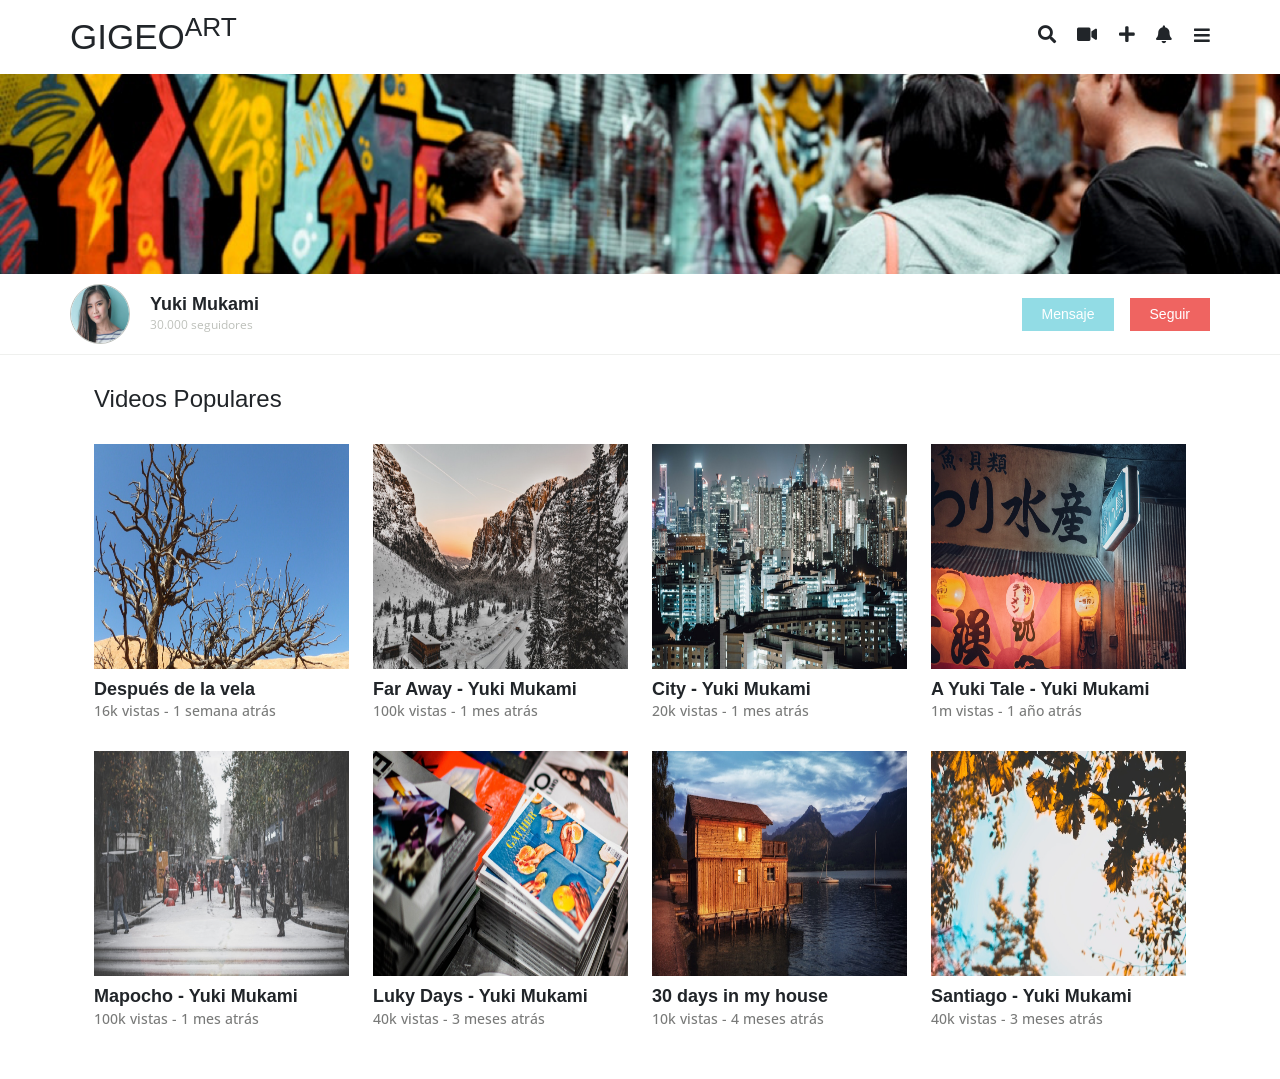
<file: Desktop/GiGeo/index.html>
<!DOCTYPE html>
<html lang="es">

<head>
    <meta charset="UTF-8" />
    <meta name="viewport" content="width=device-width, initial-scale=1.0" />
    <title>GiGeo</title>
    <!-- Bootstrap v5.0 -->
    <link href="https://cdn.jsdelivr.net/npm/bootstrap@5.0.0-beta1/dist/css/bootstrap.min.css" rel="stylesheet"
        integrity="sha384-giJF6kkoqNQ00vy+HMDP7azOuL0xtbfIcaT9wjKHr8RbDVddVHyTfAAsrekwKmP1" crossorigin="anonymous">
    <!-- Google Fonts - Montserrat 400; 500; 700| Open Sans 400 -->
    <link rel="preconnect" href="https://fonts.gstatic.com">
    <link href="https://fonts.googleapis.com/css2?family=Montserrat:wght@400;500;700&family=Open+Sans&display=swap" rel="stylesheet">
    <!-- Font Awesome - Icons -->
    <link rel="stylesheet" href="https://use.fontawesome.com/releases/v5.5.0/css/all.css"
        integrity="sha384-B4dIYHKNBt8Bc12p+WXckhzcICo0wtJAoU8YZTY5qE0Id1GSseTk6S+L3BlXeVIU" crossorigin="anonymous" />
    <!-- Main Styles -->
    <link rel="stylesheet" href="assets/css/style.css" />
</head>

<body>
    <div class="contenedor">
        <nav class="contenedor__nav container">
            <div class="contenedor__nav__logo">
                <h1>GiGeo<sup>art</sup></h1>
            </div>
            <div class="contenedor__nav__icons">
                <ul>
                    <li><i class="fas fa-search d-none d-md-block"></i></li>
                    <li><i class="fas fa-video d-none d-md-block"></i></li>
                    <li><i class="fas fa-plus d-none d-md-block"></i></li>
                    <li><i class="fas fa-bell d-none d-md-block"></i></li>
                    <li><i class="fas fa-bars"></i></li>
                </ul>
            </div>
        </nav>
        <header class="banner">
        </header>
        <section class="profile container">
            <div class="profile__user">
                <img class="profile__user__image" src="assets/images/profile-image.png" alt="Profile Image">
                <div class="profile__user__info">
                    <h2>Yuki Mukami</h2>
                    <p>30.000 seguidores</p>
                </div>
            </div>
            <div class="profile__buttons d-none d-md-block">
                <button class="profile__buttons__message">Mensaje</button>
                <button class="profile__buttons__follow">Seguir</button>
            </div>
        </section>
        <hr>
        <main class="main container">
            <h1>Videos Populares</h1>
            <div class="row">
                <div class="main__item col-12 col-lg-3">
                    <img class="main__item__thumbnail" src="assets/images/image-1.png" alt="Thumbnail">
                    <div class="main__item__info">
                        <h3>Después de la vela</h3>
                        <p>16k vistas - 1 semana atrás</p>
                    </div>
                </div>
                <div class="main__item col-12 col-lg-3">
                    <img class="main__item__thumbnail" src="assets/images/image-2.png" alt="Thumbnail">
                    <div class="main__item__info">
                        <h3>Far Away - Yuki Mukami</h3>
                        <p>100k vistas - 1 mes atrás</p>
                    </div>
                </div>
                <div class="main__item col-12 col-lg-3">
                    <img class="main__item__thumbnail" src="assets/images/image-3.png" alt="Thumbnail">
                    <div class="main__item__info">
                        <h3>City - Yuki Mukami</h3>
                        <p>20k vistas - 1 mes atrás</p>
                    </div>
                </div>
                <div class="main__item col-12 col-lg-3">
                    <img class="main__item__thumbnail" src="assets/images/image-4.png" alt="Thumbnail">
                    <div class="main__item__info">
                        <h3>A Yuki Tale - Yuki Mukami</h3>
                        <p>1m vistas - 1 año atrás</p>
                    </div>
                </div>
            </div>

            <div class="row">
                <div class="main__item col-12 col-lg-3">
                    <img class="main__item__thumbnail" src="assets/images/image-5.png" alt="Thumbnail">
                    <div class="main__item__info">
                        <h3>Mapocho - Yuki Mukami</h3>
                        <p>100k vistas - 1 mes atrás</p>
                    </div>
                </div>
                <div class="main__item col-12 col-lg-3">
                    <img class="main__item__thumbnail" src="assets/images/image-6.png" alt="Thumbnail">
                    <div class="main__item__info">
                        <h3>Luky Days - Yuki Mukami</h3>
                        <p>40k vistas - 3 meses atrás</p>
                    </div>
                </div>
                <div class="main__item col-12 col-lg-3">
                    <img class="main__item__thumbnail" src="assets/images/image-7.png" alt="Thumbnail">
                    <div class="main__item__info">
                        <h3>30 days in my house</h3>
                        <p>10k vistas - 4 meses atrás</p>
                    </div>
                </div>
                <div class="main__item col-12 col-lg-3">
                    <img class="main__item__thumbnail" src="assets/images/image-8.png" alt="Thumbnail">
                    <div class="main__item__info">
                        <h3>Santiago - Yuki Mukami</h3>
                        <p>40k vistas - 3 meses atrás</p>
                    </div>
                </div>
            </div>
            
        </main>






    </div>


















    <script src="https://cdn.jsdelivr.net/npm/@popperjs/core@2.5.4/dist/umd/popper.min.js"
        integrity="sha384-q2kxQ16AaE6UbzuKqyBE9/u/KzioAlnx2maXQHiDX9d4/zp8Ok3f+M7DPm+Ib6IU" crossorigin="anonymous">
    </script>
    <script src="https://cdn.jsdelivr.net/npm/bootstrap@5.0.0-beta1/dist/js/bootstrap.min.js"
        integrity="sha384-pQQkAEnwaBkjpqZ8RU1fF1AKtTcHJwFl3pblpTlHXybJjHpMYo79HY3hIi4NKxyj" crossorigin="anonymous">
    </script>
    <script src="https://cdnjs.cloudflare.com/ajax/libs/jquery/3.5.1/jquery.min.js"
        integrity="sha512-bLT0Qm9VnAYZDflyKcBaQ2gg0hSYNQrJ8RilYldYQ1FxQYoCLtUjuuRuZo+fjqhx/qtq/1itJ0C2ejDxltZVFg=="
        crossorigin="anonymous"></script>
</body>

</html>
</file>
